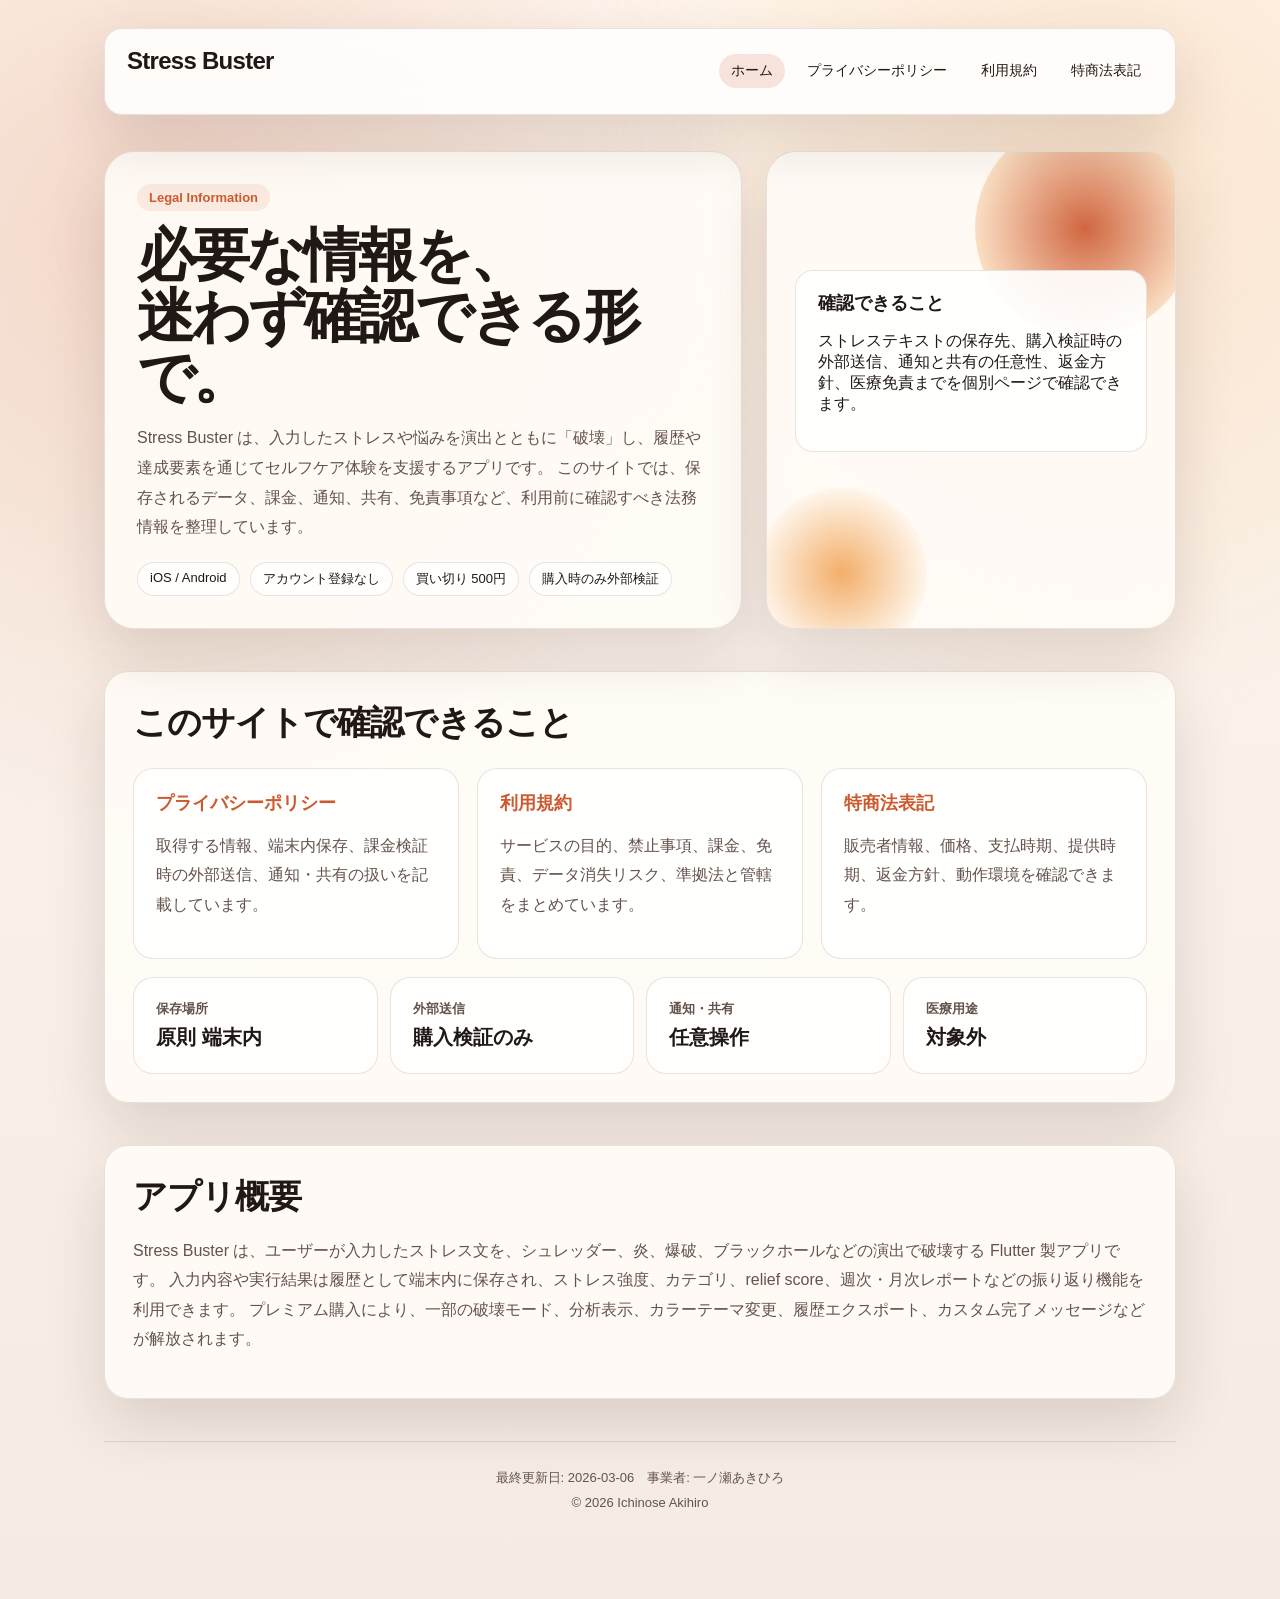
<file: index.html>
<!doctype html>
<html lang="ja">
<head>
  <meta charset="utf-8">
  <meta name="viewport" content="width=device-width, initial-scale=1">
  <title>ホーム | Stress Buster</title>
  <meta name="description" content="Stress Buster の法務情報トップです。プライバシーポリシー、利用規約、特商法表記を個別ページで確認できます。">
  <link rel="stylesheet" href="assets/styles.css">
</head>
<body>
  <a class="skip-link" href="#main">本文へスキップ</a>
  <div class="page">
    <header class="header">
      <div class="brand">
        <span class="brand-title">Stress Buster</span>
        <span class="brand-subtitle">&nbsp;</span>
      </div>
      <nav class="nav" aria-label="グローバルナビゲーション">
        <a href="index.html" class="active">ホーム</a>
        <a href="privacy.html">プライバシーポリシー</a>
        <a href="terms.html">利用規約</a>
        <a href="tokusho.html">特商法表記</a>
      </nav>
    </header>

    <main id="main">
      <section class="hero">
        <div class="hero-card">
          <span class="eyebrow">Legal Information</span>
          <h1>必要な情報を、<br>迷わず確認できる形で。</h1>
          <p>
            Stress Buster は、入力したストレスや悩みを演出とともに「破壊」し、履歴や達成要素を通じてセルフケア体験を支援するアプリです。
            このサイトでは、保存されるデータ、課金、通知、共有、免責事項など、利用前に確認すべき法務情報を整理しています。
          </p>
          <div class="badges">
            <span class="badge">iOS / Android</span>
            <span class="badge">アカウント登録なし</span>
            <span class="badge">買い切り 500円</span>
            <span class="badge">購入時のみ外部検証</span>
          </div>
        </div>
        <div class="hero-side" aria-hidden="true">
          <div class="hero-side-card">
            <strong>確認できること</strong>
            <p>ストレステキストの保存先、購入検証時の外部送信、通知と共有の任意性、返金方針、医療免責までを個別ページで確認できます。</p>
          </div>
        </div>
      </section>

      <section class="panel">
        <h2>このサイトで確認できること</h2>
        <div class="grid">
          <a class="card-link" href="privacy.html">
            <h3>プライバシーポリシー</h3>
            <p>取得する情報、端末内保存、課金検証時の外部送信、通知・共有の扱いを記載しています。</p>
          </a>
          <a class="card-link" href="terms.html">
            <h3>利用規約</h3>
            <p>サービスの目的、禁止事項、課金、免責、データ消失リスク、準拠法と管轄をまとめています。</p>
          </a>
          <a class="card-link" href="tokusho.html">
            <h3>特商法表記</h3>
            <p>販売者情報、価格、支払時期、提供時期、返金方針、動作環境を確認できます。</p>
          </a>
        </div>
        <div class="stats">
          <div class="stat">
            <strong>保存場所</strong>
            <span>原則 端末内</span>
          </div>
          <div class="stat">
            <strong>外部送信</strong>
            <span>購入検証のみ</span>
          </div>
          <div class="stat">
            <strong>通知・共有</strong>
            <span>任意操作</span>
          </div>
          <div class="stat">
            <strong>医療用途</strong>
            <span>対象外</span>
          </div>
        </div>
      </section>

      <section class="panel">
        <h2>アプリ概要</h2>
        <p>
          Stress Buster は、ユーザーが入力したストレス文を、シュレッダー、炎、爆破、ブラックホールなどの演出で破壊する Flutter 製アプリです。
          入力内容や実行結果は履歴として端末内に保存され、ストレス強度、カテゴリ、relief score、週次・月次レポートなどの振り返り機能を利用できます。
          プレミアム購入により、一部の破壊モード、分析表示、カラーテーマ変更、履歴エクスポート、カスタム完了メッセージなどが解放されます。
        </p>
      </section>
    </main>

    <button class="back-to-top" aria-label="ページトップへ戻る" onclick="window.scrollTo({top: 0, behavior: 'smooth'})">↑</button>

    <footer class="footer">
      <div>最終更新日: 2026-03-06　事業者: 一ノ瀬あきひろ</div>
      <div>© 2026 Ichinose Akihiro</div>
    </footer>
  </div>
  <script>
    (function () {
      var button = document.querySelector('.back-to-top');
      if (!button) return;
      window.addEventListener('scroll', function () {
        button.classList.toggle('visible', window.scrollY > 320);
      });
    })();
  </script>
</body>
</html>
</file>
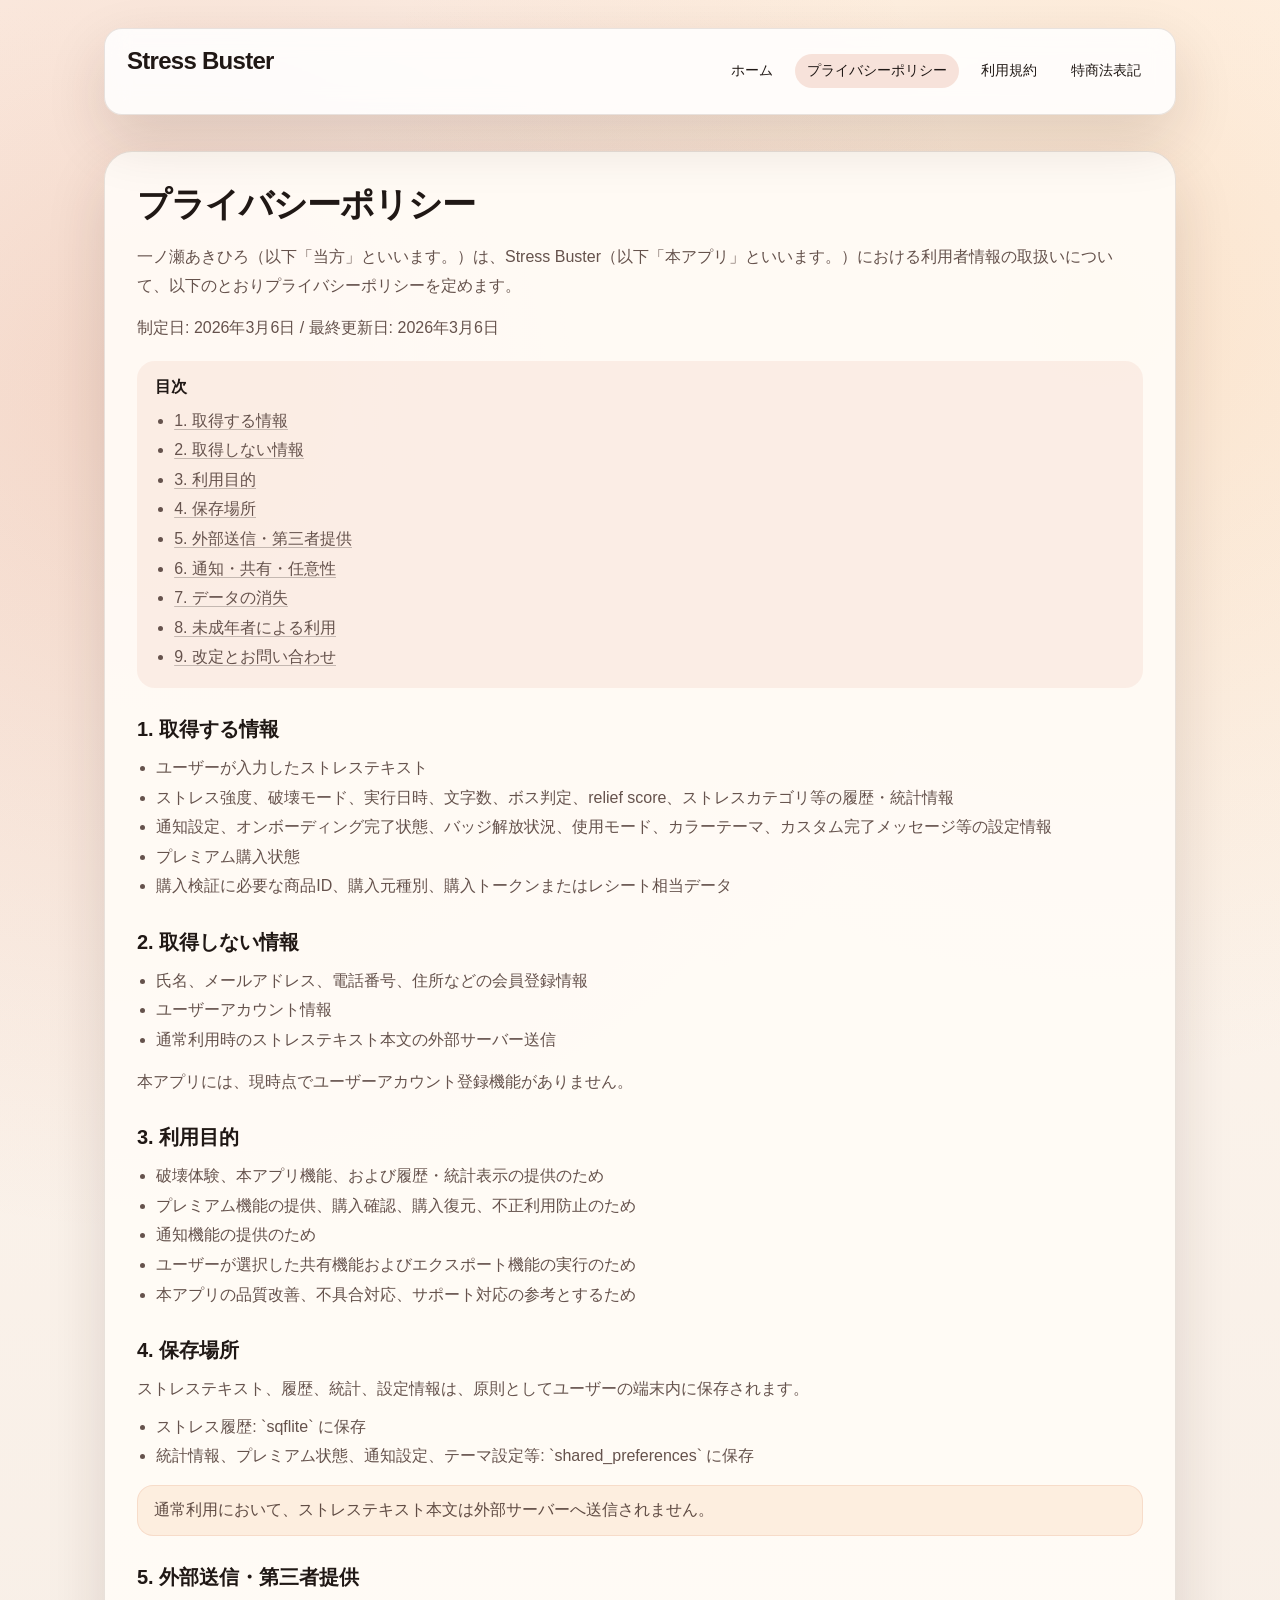
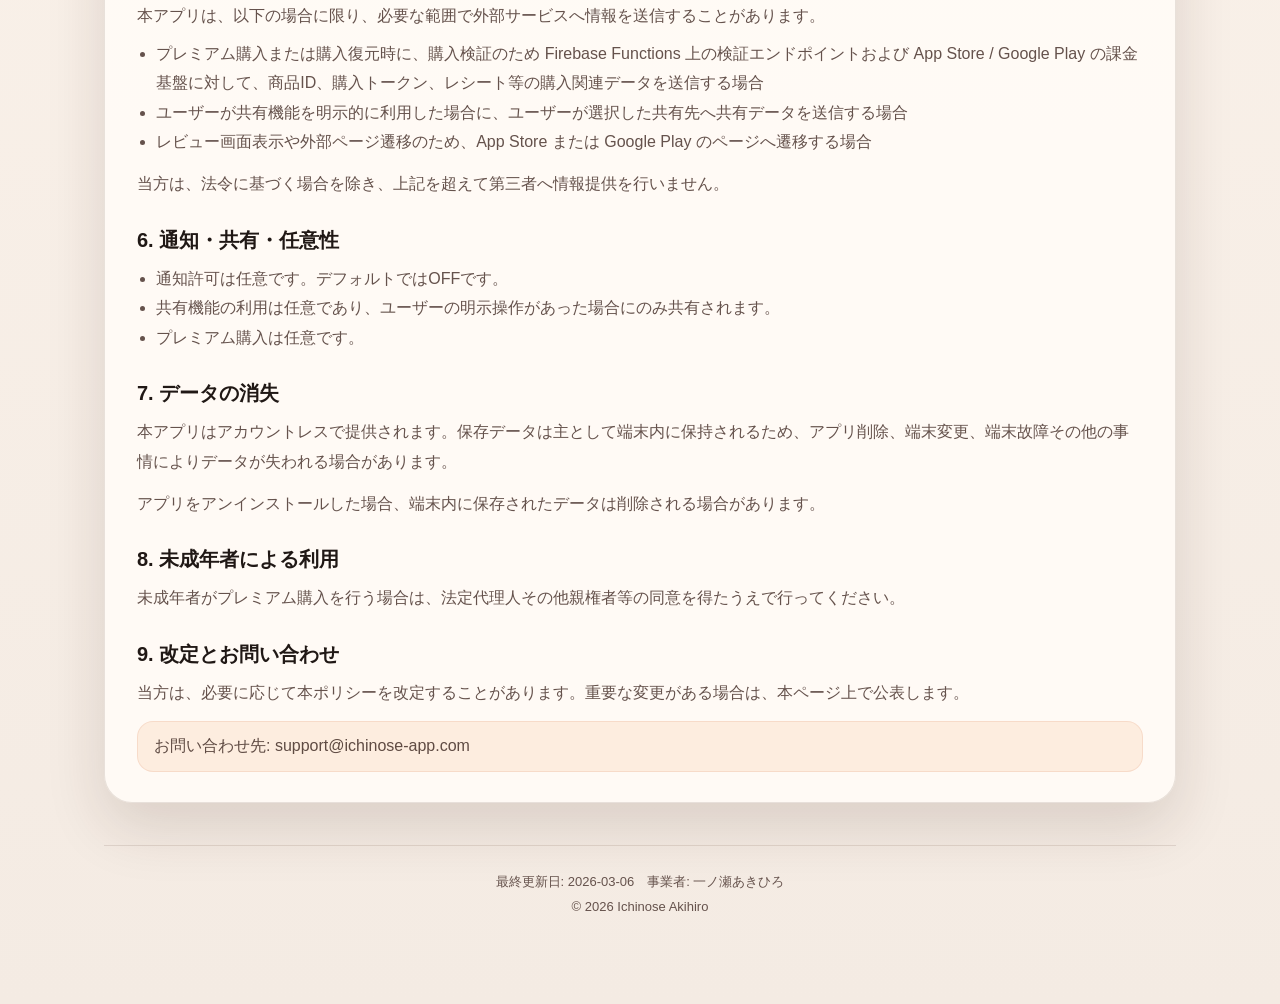
<file: privacy.html>
<!doctype html>
<html lang="ja">
<head>
  <meta charset="utf-8">
  <meta name="viewport" content="width=device-width, initial-scale=1">
  <title>プライバシーポリシー | Stress Buster</title>
  <meta name="description" content="Stress Buster のプライバシーポリシーです。取得する情報、保存場所、購入検証時の外部送信、任意設定の扱いを記載しています。">
  <link rel="stylesheet" href="assets/styles.css">
</head>
<body>
  <a class="skip-link" href="#main">本文へスキップ</a>
  <div class="page">
    <header class="header">
      <div class="brand">
        <span class="brand-title">Stress Buster</span>
        <span class="brand-subtitle">&nbsp;</span>
      </div>
      <nav class="nav" aria-label="グローバルナビゲーション">
        <a href="index.html">ホーム</a>
        <a href="privacy.html" class="active">プライバシーポリシー</a>
        <a href="terms.html">利用規約</a>
        <a href="tokusho.html">特商法表記</a>
      </nav>
    </header>

    <main id="main">
      <article class="doc">
        <h1>プライバシーポリシー</h1>
        <p>一ノ瀬あきひろ（以下「当方」といいます。）は、Stress Buster（以下「本アプリ」といいます。）における利用者情報の取扱いについて、以下のとおりプライバシーポリシーを定めます。</p>
        <p>制定日: 2026年3月6日 / 最終更新日: 2026年3月6日</p>

        <div class="toc">
          <strong>目次</strong>
          <ul>
            <li><a href="#sec-1">1. 取得する情報</a></li>
            <li><a href="#sec-2">2. 取得しない情報</a></li>
            <li><a href="#sec-3">3. 利用目的</a></li>
            <li><a href="#sec-4">4. 保存場所</a></li>
            <li><a href="#sec-5">5. 外部送信・第三者提供</a></li>
            <li><a href="#sec-6">6. 通知・共有・任意性</a></li>
            <li><a href="#sec-7">7. データの消失</a></li>
            <li><a href="#sec-8">8. 未成年者による利用</a></li>
            <li><a href="#sec-9">9. 改定とお問い合わせ</a></li>
          </ul>
        </div>

        <h2 id="sec-1">1. 取得する情報</h2>
        <ul>
          <li>ユーザーが入力したストレステキスト</li>
          <li>ストレス強度、破壊モード、実行日時、文字数、ボス判定、relief score、ストレスカテゴリ等の履歴・統計情報</li>
          <li>通知設定、オンボーディング完了状態、バッジ解放状況、使用モード、カラーテーマ、カスタム完了メッセージ等の設定情報</li>
          <li>プレミアム購入状態</li>
          <li>購入検証に必要な商品ID、購入元種別、購入トークンまたはレシート相当データ</li>
        </ul>

        <h2 id="sec-2">2. 取得しない情報</h2>
        <ul>
          <li>氏名、メールアドレス、電話番号、住所などの会員登録情報</li>
          <li>ユーザーアカウント情報</li>
          <li>通常利用時のストレステキスト本文の外部サーバー送信</li>
        </ul>
        <p>本アプリには、現時点でユーザーアカウント登録機能がありません。</p>

        <h2 id="sec-3">3. 利用目的</h2>
        <ul>
          <li>破壊体験、本アプリ機能、および履歴・統計表示の提供のため</li>
          <li>プレミアム機能の提供、購入確認、購入復元、不正利用防止のため</li>
          <li>通知機能の提供のため</li>
          <li>ユーザーが選択した共有機能およびエクスポート機能の実行のため</li>
          <li>本アプリの品質改善、不具合対応、サポート対応の参考とするため</li>
        </ul>

        <h2 id="sec-4">4. 保存場所</h2>
        <p>ストレステキスト、履歴、統計、設定情報は、原則としてユーザーの端末内に保存されます。</p>
        <ul>
          <li>ストレス履歴: `sqflite` に保存</li>
          <li>統計情報、プレミアム状態、通知設定、テーマ設定等: `shared_preferences` に保存</li>
        </ul>
        <div class="notice">
          通常利用において、ストレステキスト本文は外部サーバーへ送信されません。
        </div>

        <h2 id="sec-5">5. 外部送信・第三者提供</h2>
        <p>本アプリは、以下の場合に限り、必要な範囲で外部サービスへ情報を送信することがあります。</p>
        <ul>
          <li>プレミアム購入または購入復元時に、購入検証のため Firebase Functions 上の検証エンドポイントおよび App Store / Google Play の課金基盤に対して、商品ID、購入トークン、レシート等の購入関連データを送信する場合</li>
          <li>ユーザーが共有機能を明示的に利用した場合に、ユーザーが選択した共有先へ共有データを送信する場合</li>
          <li>レビュー画面表示や外部ページ遷移のため、App Store または Google Play のページへ遷移する場合</li>
        </ul>
        <p>当方は、法令に基づく場合を除き、上記を超えて第三者へ情報提供を行いません。</p>

        <h2 id="sec-6">6. 通知・共有・任意性</h2>
        <ul>
          <li>通知許可は任意です。デフォルトではOFFです。</li>
          <li>共有機能の利用は任意であり、ユーザーの明示操作があった場合にのみ共有されます。</li>
          <li>プレミアム購入は任意です。</li>
        </ul>

        <h2 id="sec-7">7. データの消失</h2>
        <p>本アプリはアカウントレスで提供されます。保存データは主として端末内に保持されるため、アプリ削除、端末変更、端末故障その他の事情によりデータが失われる場合があります。</p>
        <p>アプリをアンインストールした場合、端末内に保存されたデータは削除される場合があります。</p>

        <h2 id="sec-8">8. 未成年者による利用</h2>
        <p>未成年者がプレミアム購入を行う場合は、法定代理人その他親権者等の同意を得たうえで行ってください。</p>

        <h2 id="sec-9">9. 改定とお問い合わせ</h2>
        <p>当方は、必要に応じて本ポリシーを改定することがあります。重要な変更がある場合は、本ページ上で公表します。</p>
        <div class="notice">
          お問い合わせ先: <a href="mailto:support@ichinose-app.com">support@ichinose-app.com</a>
        </div>
      </article>
    </main>

    <button class="back-to-top" aria-label="ページトップへ戻る" onclick="window.scrollTo({top: 0, behavior: 'smooth'})">↑</button>

    <footer class="footer">
      <div>最終更新日: 2026-03-06　事業者: 一ノ瀬あきひろ</div>
      <div>© 2026 Ichinose Akihiro</div>
    </footer>
  </div>
  <script>
    (function () {
      var button = document.querySelector('.back-to-top');
      if (!button) return;
      window.addEventListener('scroll', function () {
        button.classList.toggle('visible', window.scrollY > 320);
      });
    })();
  </script>
</body>
</html>
</file>
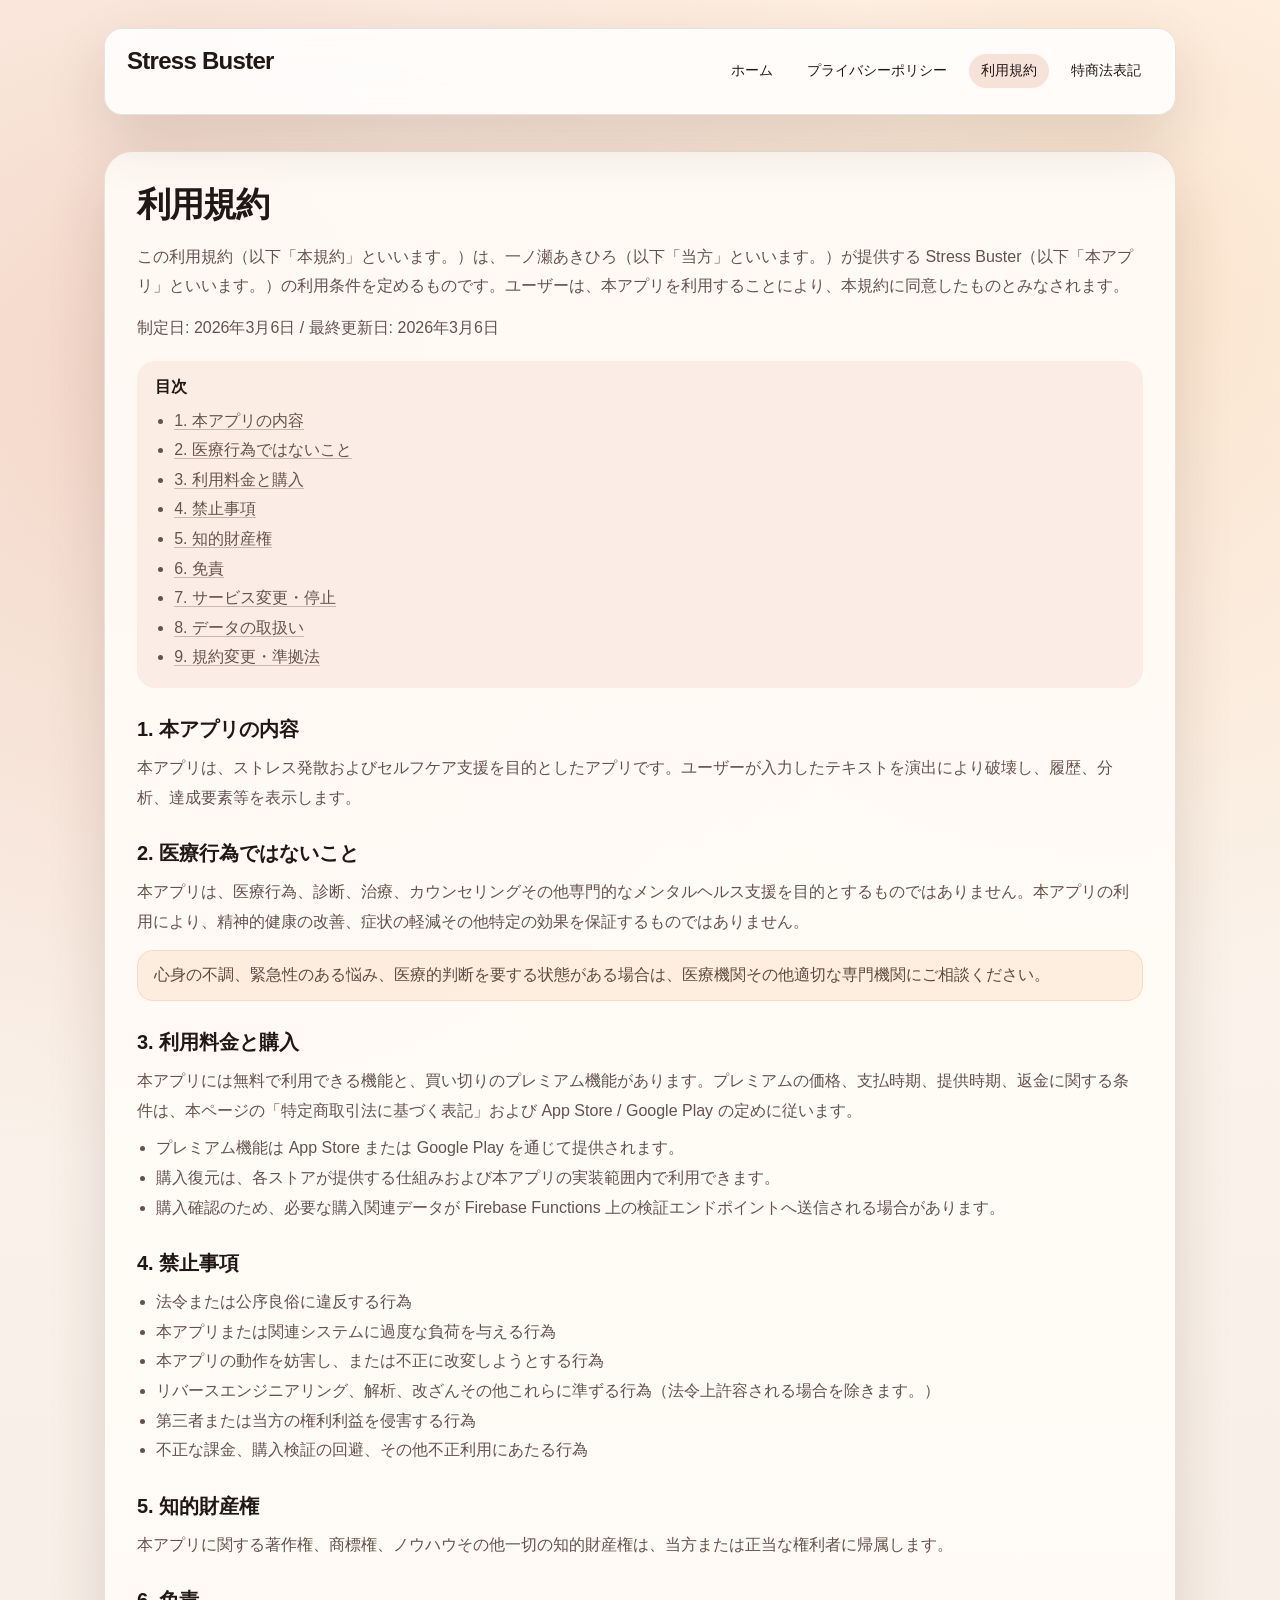
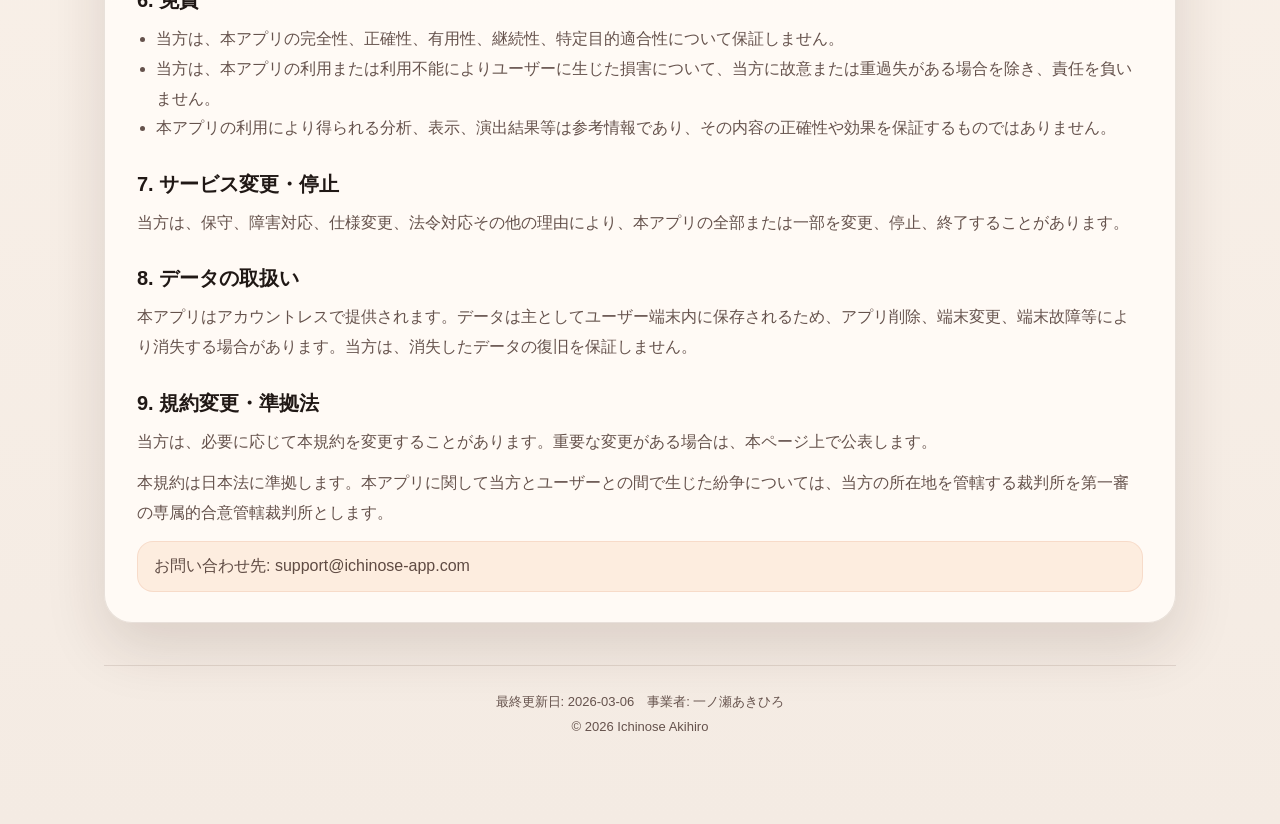
<file: terms.html>
<!doctype html>
<html lang="ja">
<head>
  <meta charset="utf-8">
  <meta name="viewport" content="width=device-width, initial-scale=1">
  <title>利用規約 | Stress Buster</title>
  <meta name="description" content="Stress Buster の利用規約です。サービスの目的、課金、禁止事項、免責、データ消失リスク、準拠法と管轄を記載しています。">
  <link rel="stylesheet" href="assets/styles.css">
</head>
<body>
  <a class="skip-link" href="#main">本文へスキップ</a>
  <div class="page">
    <header class="header">
      <div class="brand">
        <span class="brand-title">Stress Buster</span>
        <span class="brand-subtitle">&nbsp;</span>
      </div>
      <nav class="nav" aria-label="グローバルナビゲーション">
        <a href="index.html">ホーム</a>
        <a href="privacy.html">プライバシーポリシー</a>
        <a href="terms.html" class="active">利用規約</a>
        <a href="tokusho.html">特商法表記</a>
      </nav>
    </header>

    <main id="main">
      <article class="doc">
        <h1>利用規約</h1>
        <p>この利用規約（以下「本規約」といいます。）は、一ノ瀬あきひろ（以下「当方」といいます。）が提供する Stress Buster（以下「本アプリ」といいます。）の利用条件を定めるものです。ユーザーは、本アプリを利用することにより、本規約に同意したものとみなされます。</p>
        <p>制定日: 2026年3月6日 / 最終更新日: 2026年3月6日</p>

        <div class="toc">
          <strong>目次</strong>
          <ul>
            <li><a href="#sec-1">1. 本アプリの内容</a></li>
            <li><a href="#sec-2">2. 医療行為ではないこと</a></li>
            <li><a href="#sec-3">3. 利用料金と購入</a></li>
            <li><a href="#sec-4">4. 禁止事項</a></li>
            <li><a href="#sec-5">5. 知的財産権</a></li>
            <li><a href="#sec-6">6. 免責</a></li>
            <li><a href="#sec-7">7. サービス変更・停止</a></li>
            <li><a href="#sec-8">8. データの取扱い</a></li>
            <li><a href="#sec-9">9. 規約変更・準拠法</a></li>
          </ul>
        </div>

        <h2 id="sec-1">1. 本アプリの内容</h2>
        <p>本アプリは、ストレス発散およびセルフケア支援を目的としたアプリです。ユーザーが入力したテキストを演出により破壊し、履歴、分析、達成要素等を表示します。</p>

        <h2 id="sec-2">2. 医療行為ではないこと</h2>
        <p>本アプリは、医療行為、診断、治療、カウンセリングその他専門的なメンタルヘルス支援を目的とするものではありません。本アプリの利用により、精神的健康の改善、症状の軽減その他特定の効果を保証するものではありません。</p>
        <div class="notice">
          心身の不調、緊急性のある悩み、医療的判断を要する状態がある場合は、医療機関その他適切な専門機関にご相談ください。
        </div>

        <h2 id="sec-3">3. 利用料金と購入</h2>
        <p>本アプリには無料で利用できる機能と、買い切りのプレミアム機能があります。プレミアムの価格、支払時期、提供時期、返金に関する条件は、本ページの「特定商取引法に基づく表記」および App Store / Google Play の定めに従います。</p>
        <ul>
          <li>プレミアム機能は App Store または Google Play を通じて提供されます。</li>
          <li>購入復元は、各ストアが提供する仕組みおよび本アプリの実装範囲内で利用できます。</li>
          <li>購入確認のため、必要な購入関連データが Firebase Functions 上の検証エンドポイントへ送信される場合があります。</li>
        </ul>

        <h2 id="sec-4">4. 禁止事項</h2>
        <ul>
          <li>法令または公序良俗に違反する行為</li>
          <li>本アプリまたは関連システムに過度な負荷を与える行為</li>
          <li>本アプリの動作を妨害し、または不正に改変しようとする行為</li>
          <li>リバースエンジニアリング、解析、改ざんその他これらに準ずる行為（法令上許容される場合を除きます。）</li>
          <li>第三者または当方の権利利益を侵害する行為</li>
          <li>不正な課金、購入検証の回避、その他不正利用にあたる行為</li>
        </ul>

        <h2 id="sec-5">5. 知的財産権</h2>
        <p>本アプリに関する著作権、商標権、ノウハウその他一切の知的財産権は、当方または正当な権利者に帰属します。</p>

        <h2 id="sec-6">6. 免責</h2>
        <ul>
          <li>当方は、本アプリの完全性、正確性、有用性、継続性、特定目的適合性について保証しません。</li>
          <li>当方は、本アプリの利用または利用不能によりユーザーに生じた損害について、当方に故意または重過失がある場合を除き、責任を負いません。</li>
          <li>本アプリの利用により得られる分析、表示、演出結果等は参考情報であり、その内容の正確性や効果を保証するものではありません。</li>
        </ul>

        <h2 id="sec-7">7. サービス変更・停止</h2>
        <p>当方は、保守、障害対応、仕様変更、法令対応その他の理由により、本アプリの全部または一部を変更、停止、終了することがあります。</p>

        <h2 id="sec-8">8. データの取扱い</h2>
        <p>本アプリはアカウントレスで提供されます。データは主としてユーザー端末内に保存されるため、アプリ削除、端末変更、端末故障等により消失する場合があります。当方は、消失したデータの復旧を保証しません。</p>

        <h2 id="sec-9">9. 規約変更・準拠法</h2>
        <p>当方は、必要に応じて本規約を変更することがあります。重要な変更がある場合は、本ページ上で公表します。</p>
        <p>本規約は日本法に準拠します。本アプリに関して当方とユーザーとの間で生じた紛争については、当方の所在地を管轄する裁判所を第一審の専属的合意管轄裁判所とします。</p>
        <div class="notice">
          お問い合わせ先: <a href="mailto:support@ichinose-app.com">support@ichinose-app.com</a>
        </div>
      </article>
    </main>

    <button class="back-to-top" aria-label="ページトップへ戻る" onclick="window.scrollTo({top: 0, behavior: 'smooth'})">↑</button>

    <footer class="footer">
      <div>最終更新日: 2026-03-06　事業者: 一ノ瀬あきひろ</div>
      <div>© 2026 Ichinose Akihiro</div>
    </footer>
  </div>
  <script>
    (function () {
      var button = document.querySelector('.back-to-top');
      if (!button) return;
      window.addEventListener('scroll', function () {
        button.classList.toggle('visible', window.scrollY > 320);
      });
    })();
  </script>
</body>
</html>
</file>
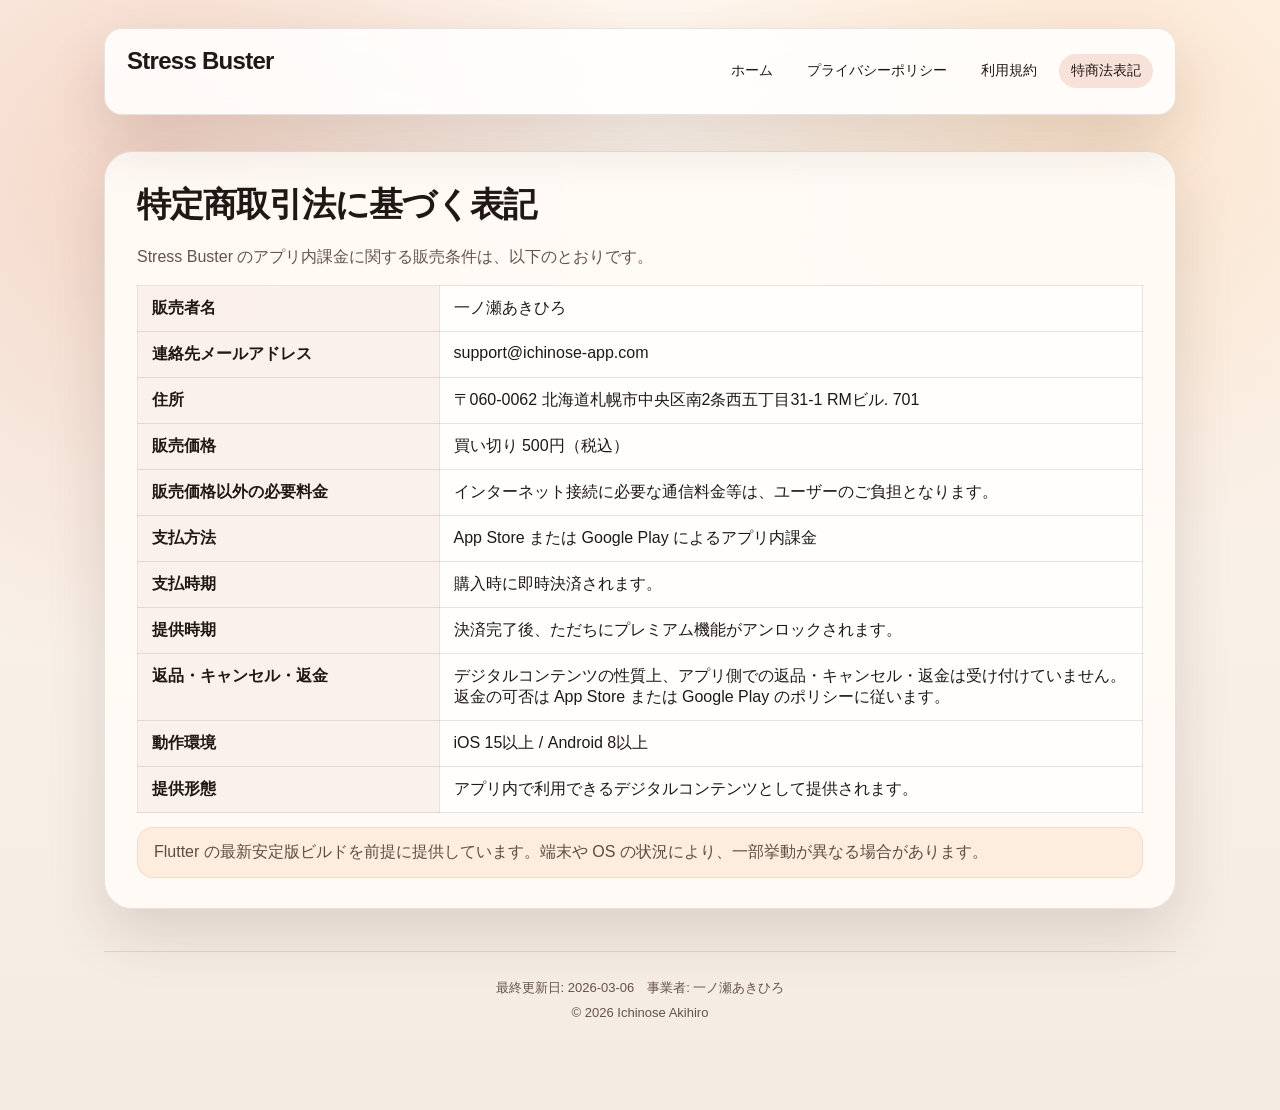
<file: tokusho.html>
<!doctype html>
<html lang="ja">
<head>
  <meta charset="utf-8">
  <meta name="viewport" content="width=device-width, initial-scale=1">
  <title>特定商取引法に基づく表記 | Stress Buster</title>
  <meta name="description" content="Stress Buster の特定商取引法に基づく表記です。販売者情報、価格、支払時期、提供時期、返金方針、動作環境を掲載しています。">
  <link rel="stylesheet" href="assets/styles.css">
</head>
<body>
  <a class="skip-link" href="#main">本文へスキップ</a>
  <div class="page">
    <header class="header">
      <div class="brand">
        <span class="brand-title">Stress Buster</span>
        <span class="brand-subtitle">&nbsp;</span>
      </div>
      <nav class="nav" aria-label="グローバルナビゲーション">
        <a href="index.html">ホーム</a>
        <a href="privacy.html">プライバシーポリシー</a>
        <a href="terms.html">利用規約</a>
        <a href="tokusho.html" class="active">特商法表記</a>
      </nav>
    </header>

    <main id="main">
      <article class="doc">
        <h1>特定商取引法に基づく表記</h1>
        <p>Stress Buster のアプリ内課金に関する販売条件は、以下のとおりです。</p>

        <div class="table-wrap">
          <table>
            <tbody>
              <tr>
                <th scope="row">販売者名</th>
                <td>一ノ瀬あきひろ</td>
              </tr>
              <tr>
                <th scope="row">連絡先メールアドレス</th>
                <td><a href="mailto:support@ichinose-app.com">support@ichinose-app.com</a></td>
              </tr>
              <tr>
                <th scope="row">住所</th>
                <td>〒060-0062 北海道札幌市中央区南2条西五丁目31-1 RMビル. 701</td>
              </tr>
              <tr>
                <th scope="row">販売価格</th>
                <td>買い切り 500円（税込）</td>
              </tr>
              <tr>
                <th scope="row">販売価格以外の必要料金</th>
                <td>インターネット接続に必要な通信料金等は、ユーザーのご負担となります。</td>
              </tr>
              <tr>
                <th scope="row">支払方法</th>
                <td>App Store または Google Play によるアプリ内課金</td>
              </tr>
              <tr>
                <th scope="row">支払時期</th>
                <td>購入時に即時決済されます。</td>
              </tr>
              <tr>
                <th scope="row">提供時期</th>
                <td>決済完了後、ただちにプレミアム機能がアンロックされます。</td>
              </tr>
              <tr>
                <th scope="row">返品・キャンセル・返金</th>
                <td>デジタルコンテンツの性質上、アプリ側での返品・キャンセル・返金は受け付けていません。返金の可否は App Store または Google Play のポリシーに従います。</td>
              </tr>
              <tr>
                <th scope="row">動作環境</th>
                <td>iOS 15以上 / Android 8以上</td>
              </tr>
              <tr>
                <th scope="row">提供形態</th>
                <td>アプリ内で利用できるデジタルコンテンツとして提供されます。</td>
              </tr>
            </tbody>
          </table>
        </div>

        <div class="notice">
          Flutter の最新安定版ビルドを前提に提供しています。端末や OS の状況により、一部挙動が異なる場合があります。
        </div>
      </article>
    </main>

    <button class="back-to-top" aria-label="ページトップへ戻る" onclick="window.scrollTo({top: 0, behavior: 'smooth'})">↑</button>

    <footer class="footer">
      <div>最終更新日: 2026-03-06　事業者: 一ノ瀬あきひろ</div>
      <div>© 2026 Ichinose Akihiro</div>
    </footer>
  </div>
  <script>
    (function () {
      var button = document.querySelector('.back-to-top');
      if (!button) return;
      window.addEventListener('scroll', function () {
        button.classList.toggle('visible', window.scrollY > 320);
      });
    })();
  </script>
</body>
</html>
</file>
<file: assets/styles.css>
:root {
  --ink: #201815;
  --muted: #65524c;
  --accent: #cc5a31;
  --accent-2: #f2a65a;
  --paper: rgba(255, 251, 246, 0.94);
  --line: rgba(92, 63, 51, 0.14);
  --shadow: 0 24px 60px rgba(57, 31, 22, 0.14);
}

* {
  box-sizing: border-box;
}

html {
  scroll-behavior: smooth;
}

html,
body {
  margin: 0;
  padding: 0;
  min-height: 100%;
  color: var(--ink);
  background:
    radial-gradient(circle at 12% 15%, rgba(204, 90, 49, 0.20) 0, rgba(204, 90, 49, 0) 34%),
    radial-gradient(circle at 86% 12%, rgba(242, 166, 90, 0.22) 0, rgba(242, 166, 90, 0) 30%),
    linear-gradient(180deg, #fff7ef 0%, #f4ebe3 100%);
  font-family: "Hiragino Sans", "Yu Gothic", "Noto Sans JP", sans-serif;
}

body::before {
  content: "";
  position: fixed;
  inset: 0;
  background-image:
    linear-gradient(rgba(136, 99, 80, 0.05) 1px, transparent 1px),
    linear-gradient(90deg, rgba(136, 99, 80, 0.05) 1px, transparent 1px);
  background-size: 24px 24px;
  pointer-events: none;
  z-index: -1;
}

a {
  color: inherit;
  text-decoration: none;
}

a:focus-visible,
button:focus-visible {
  outline: 3px solid rgba(204, 90, 49, 0.45);
  outline-offset: 3px;
}

.skip-link {
  position: absolute;
  top: -100%;
  left: 16px;
  z-index: 100;
  padding: 8px 14px;
  border-radius: 999px;
  color: #fff;
  background: var(--accent);
  font-size: 14px;
  font-weight: 700;
  transition: top 0.2s ease;
}

.skip-link:focus {
  top: 12px;
}

.page {
  max-width: 1120px;
  margin: 0 auto;
  padding: 28px 24px 84px;
}

.header {
  position: sticky;
  top: 16px;
  z-index: 20;
  display: flex;
  align-items: center;
  justify-content: space-between;
  gap: 16px;
  padding: 18px 22px;
  border-radius: 18px;
  background: rgba(255, 255, 255, 0.86);
  border: 1px solid var(--line);
  box-shadow: var(--shadow);
  backdrop-filter: blur(12px);
}

.brand {
  display: flex;
  flex-direction: column;
  gap: 4px;
}

.brand-title {
  font-size: 24px;
  font-weight: 800;
  letter-spacing: -0.03em;
}

.brand-subtitle {
  font-size: 12px;
  color: var(--muted);
  letter-spacing: 0.04em;
  min-height: 1.4em;
}

.nav {
  display: flex;
  flex-wrap: wrap;
  gap: 10px;
  font-size: 14px;
}

.nav a {
  padding: 8px 12px;
  border-radius: 999px;
  transition: background 0.2s ease, transform 0.2s ease;
}

.nav a:hover {
  background: rgba(204, 90, 49, 0.10);
  transform: translateY(-1px);
}

.nav a.active {
  background: rgba(204, 90, 49, 0.16);
}

.hero {
  display: grid;
  grid-template-columns: minmax(0, 1.4fr) minmax(280px, 0.9fr);
  gap: 24px;
  margin-top: 36px;
}

.hero-card,
.hero-side,
.panel,
.doc {
  background: var(--paper);
  border: 1px solid var(--line);
  box-shadow: var(--shadow);
}

.hero-card {
  padding: 32px;
  border-radius: 30px;
}

.eyebrow {
  display: inline-flex;
  align-items: center;
  padding: 6px 12px;
  border-radius: 999px;
  background: rgba(204, 90, 49, 0.10);
  color: var(--accent);
  font-size: 13px;
  font-weight: 700;
}

.hero-card h1 {
  margin: 14px 0 12px;
  font-size: clamp(34px, 5vw, 58px);
  line-height: 1.05;
  letter-spacing: -0.05em;
}

.hero-card p,
.panel p,
.panel li,
.card-link p,
.doc p,
.doc li {
  color: var(--muted);
  line-height: 1.85;
}

.badges {
  display: flex;
  flex-wrap: wrap;
  gap: 10px;
  margin-top: 20px;
}

.badge {
  padding: 7px 12px;
  border-radius: 999px;
  border: 1px solid var(--line);
  background: rgba(255, 255, 255, 0.82);
  font-size: 13px;
}

.hero-side {
  position: relative;
  overflow: hidden;
  border-radius: 30px;
  padding: 28px;
}

.hero-side::before,
.hero-side::after {
  content: "";
  position: absolute;
  border-radius: 50%;
}

.hero-side::before {
  width: 220px;
  height: 220px;
  top: -34px;
  right: -20px;
  background: radial-gradient(circle, rgba(204, 90, 49, 0.92) 0%, rgba(242, 166, 90, 0.30) 72%);
}

.hero-side::after {
  width: 170px;
  height: 170px;
  bottom: -30px;
  left: -10px;
  background: radial-gradient(circle, rgba(242, 166, 90, 0.9) 0%, rgba(255, 236, 214, 0.20) 72%);
}

.hero-side-card {
  position: relative;
  z-index: 1;
  margin-top: 90px;
  padding: 20px 22px;
  border-radius: 18px;
  background: rgba(255, 255, 255, 0.9);
  border: 1px solid var(--line);
}

.hero-side-card strong {
  display: block;
  margin-bottom: 8px;
  font-size: 18px;
}

.grid,
.stats {
  display: grid;
  gap: 18px;
}

.grid {
  grid-template-columns: repeat(auto-fit, minmax(220px, 1fr));
  margin-top: 22px;
}

.stats {
  grid-template-columns: repeat(auto-fit, minmax(160px, 1fr));
  margin-top: 18px;
  gap: 12px;
}

.panel {
  margin-top: 42px;
  padding: 28px;
  border-radius: 24px;
}

.panel h2,
.doc h1 {
  margin: 0 0 14px;
  font-size: clamp(24px, 3.2vw, 34px);
  letter-spacing: -0.03em;
}

.card-link,
.stat {
  display: block;
  padding: 22px;
  border-radius: 20px;
  background: rgba(255, 255, 255, 0.82);
  border: 1px solid var(--line);
}

.card-link {
  transition: transform 0.2s ease, box-shadow 0.2s ease, background 0.2s ease;
}

.card-link:hover {
  transform: translateY(-2px);
  background: rgba(255, 255, 255, 0.96);
  box-shadow: 0 20px 45px rgba(57, 31, 22, 0.12);
}

.card-link h3 {
  margin: 0 0 8px;
  color: var(--accent);
  font-size: 18px;
}

.stat strong {
  display: block;
  font-size: 13px;
  color: var(--muted);
  margin-bottom: 6px;
}

.stat span {
  font-size: 20px;
  font-weight: 800;
}

.doc {
  margin-top: 36px;
  padding: 30px 32px;
  border-radius: 28px;
}

.doc h2 {
  margin: 28px 0 10px;
  font-size: 20px;
}

.doc p {
  margin: 0;
}

.doc p + p,
.doc ul + p,
.doc .notice + p,
.doc .table-wrap + p {
  margin-top: 12px;
}

.doc ul {
  margin: 8px 0 0;
  padding-left: 1.2rem;
}

.toc {
  margin-top: 18px;
  padding: 16px 18px;
  border-radius: 18px;
  background: rgba(204, 90, 49, 0.08);
}

.toc strong {
  display: block;
  margin-bottom: 8px;
}

.toc ul {
  margin: 0;
}

.toc a {
  text-decoration: underline;
  text-decoration-color: rgba(32, 24, 21, 0.25);
  text-underline-offset: 3px;
}

.notice {
  margin-top: 14px;
  padding: 14px 16px;
  border-radius: 16px;
  background: rgba(242, 166, 90, 0.14);
  border: 1px solid rgba(204, 90, 49, 0.12);
  color: #5f4b43;
}

.table-wrap {
  overflow-x: auto;
  margin-top: 14px;
}

table {
  width: 100%;
  border-collapse: collapse;
  min-width: 640px;
  background: rgba(255, 255, 255, 0.76);
}

th,
td {
  padding: 12px 14px;
  border: 1px solid var(--line);
  vertical-align: top;
  text-align: left;
}

th {
  width: 30%;
  background: rgba(204, 90, 49, 0.08);
}

.footer {
  margin-top: 42px;
  padding-top: 24px;
  border-top: 1px solid var(--line);
  text-align: center;
  color: var(--muted);
  font-size: 13px;
  line-height: 1.9;
}

.back-to-top {
  position: fixed;
  right: 24px;
  bottom: 24px;
  width: 46px;
  height: 46px;
  border: 1px solid var(--line);
  border-radius: 50%;
  background: rgba(255, 255, 255, 0.92);
  color: var(--ink);
  box-shadow: var(--shadow);
  cursor: pointer;
  opacity: 0;
  pointer-events: none;
  transition: opacity 0.25s ease, transform 0.2s ease;
}

.back-to-top.visible {
  opacity: 1;
  pointer-events: auto;
}

.back-to-top:hover {
  transform: translateY(-2px);
}

@media (max-width: 820px) {
  .page {
    padding: 20px 16px 72px;
  }

  .header {
    position: static;
    flex-direction: column;
    align-items: flex-start;
  }

  .nav {
    width: 100%;
  }

  .hero {
    grid-template-columns: 1fr;
  }

  .hero-side-card {
    margin-top: 120px;
  }

  .doc {
    padding: 24px 20px;
  }
}

@media print {
  body::before,
  .skip-link,
  .back-to-top,
  .hero-side {
    display: none !important;
  }

  html,
  body {
    background: #fff !important;
  }

  .header,
  .hero-card,
  .panel,
  .doc {
    box-shadow: none;
    background: #fff;
    border: 1px solid #ccc;
  }
}
</file>
